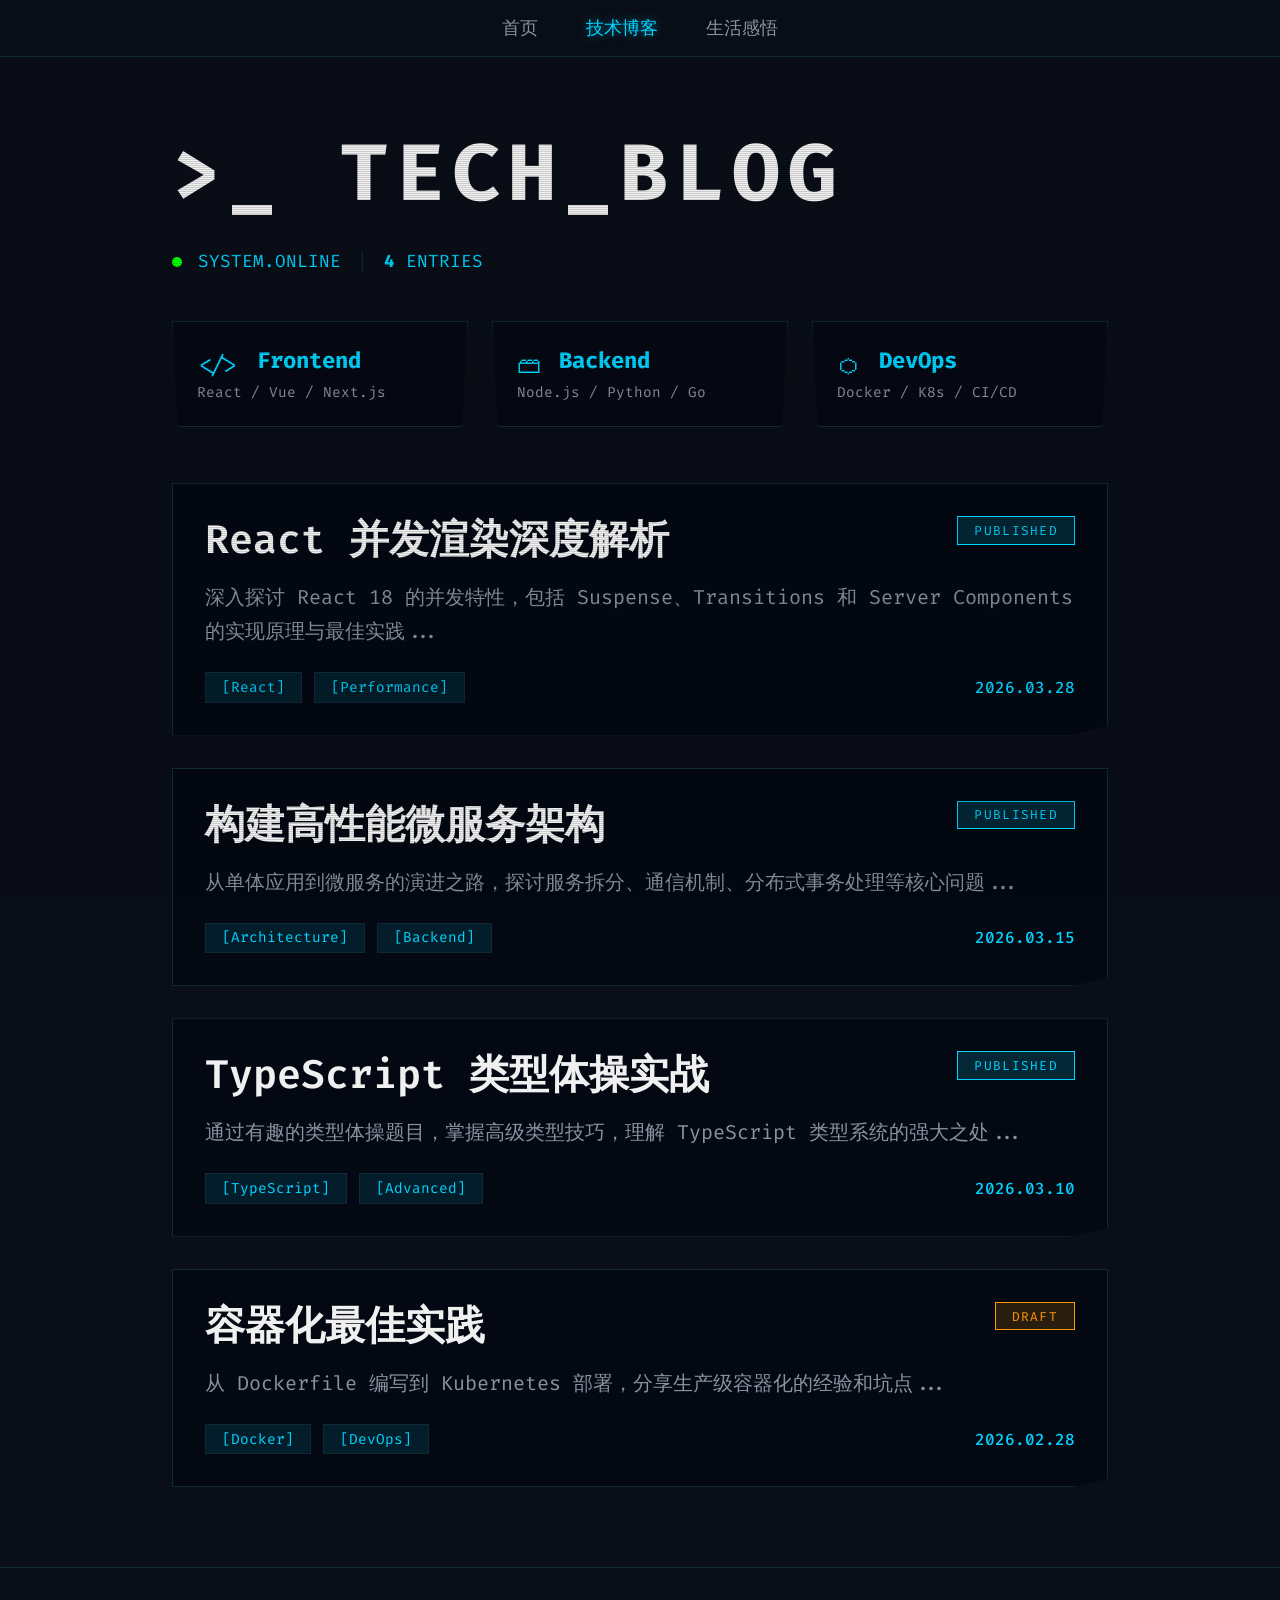
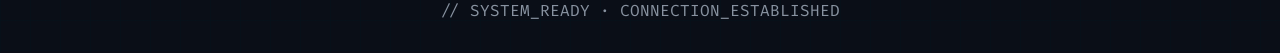
<file: blog.html>
<!DOCTYPE html>
<html lang="zh-CN">
<head>
    <meta charset="UTF-8">
    <meta name="viewport" content="width=device-width, initial-scale=1.0">
    <title>TECH_BLOG | 技术博客</title>
    <link rel="stylesheet" href="css/blog.css">
    <link rel="preconnect" href="https://fonts.googleapis.com">
    <link rel="preconnect" href="https://fonts.gstatic.com" crossorigin>
    <link href="https://fonts.googleapis.com/css2?family=Fira+Code:wght@400;600;700&family=JetBrains+Mono:wght@400;600;700&display=swap" rel="stylesheet">
</head>
<body>
    <nav class="navbar">
        <div class="nav-container">
            <a href="index.html" class="nav-link">首页</a>
            <a href="blog.html" class="nav-link active">技术博客</a>
            <a href="life.html" class="nav-link">生活感悟</a>
        </div>
    </nav>

    <main class="container">
        <header class="blog-header">
            <h1 class="blog-title"><span class="prompt">&gt;_</span> TECH_BLOG</h1>
            <div class="blog-status">
                <span class="status-indicator"></span>
                <span class="status-text">SYSTEM.ONLINE</span>
                <span class="separator">|</span>
                <span class="entry-count"><span class="count">4</span> ENTRIES</span>
            </div>
        </header>

        <div class="categories">
            <div class="category-card">
                <div class="category-icon">&lt;/&gt;</div>
                <h3>Frontend</h3>
                <p class="category-tags">React / Vue / Next.js</p>
            </div>
            <div class="category-card">
                <div class="category-icon">🗃</div>
                <h3>Backend</h3>
                <p class="category-tags">Node.js / Python / Go</p>
            </div>
            <div class="category-card">
                <div class="category-icon">⬡</div>
                <h3>DevOps</h3>
                <p class="category-tags">Docker / K8s / CI/CD</p>
            </div>
        </div>

        <div class="post-list">
            <article class="post-card">
                <div class="post-header">
                    <h2 class="post-title">React 并发渲染深度解析</h2>
                    <span class="post-badge" data-status="published">PUBLISHED</span>
                </div>
                <p class="post-excerpt">深入探讨 React 18 的并发特性，包括 Suspense、Transitions 和 Server Components 的实现原理与最佳实践...</p>
                <div class="post-footer">
                    <div class="post-tags">
                        <span class="tag">[React]</span>
                        <span class="tag">[Performance]</span>
                    </div>
                    <span class="post-date">2026.03.28</span>
                </div>
            </article>

            <article class="post-card">
                <div class="post-header">
                    <h2 class="post-title">构建高性能微服务架构</h2>
                    <span class="post-badge" data-status="published">PUBLISHED</span>
                </div>
                <p class="post-excerpt">从单体应用到微服务的演进之路，探讨服务拆分、通信机制、分布式事务处理等核心问题...</p>
                <div class="post-footer">
                    <div class="post-tags">
                        <span class="tag">[Architecture]</span>
                        <span class="tag">[Backend]</span>
                    </div>
                    <span class="post-date">2026.03.15</span>
                </div>
            </article>

            <article class="post-card">
                <div class="post-header">
                    <h2 class="post-title">TypeScript 类型体操实战</h2>
                    <span class="post-badge" data-status="published">PUBLISHED</span>
                </div>
                <p class="post-excerpt">通过有趣的类型体操题目，掌握高级类型技巧，理解 TypeScript 类型系统的强大之处...</p>
                <div class="post-footer">
                    <div class="post-tags">
                        <span class="tag">[TypeScript]</span>
                        <span class="tag">[Advanced]</span>
                    </div>
                    <span class="post-date">2026.03.10</span>
                </div>
            </article>

            <article class="post-card">
                <div class="post-header">
                    <h2 class="post-title">容器化最佳实践</h2>
                    <span class="post-badge" data-status="draft">DRAFT</span>
                </div>
                <p class="post-excerpt">从 Dockerfile 编写到 Kubernetes 部署，分享生产级容器化的经验和坑点...</p>
                <div class="post-footer">
                    <div class="post-tags">
                        <span class="tag">[Docker]</span>
                        <span class="tag">[DevOps]</span>
                    </div>
                    <span class="post-date">2026.02.28</span>
                </div>
            </article>
        </div>
    </main>

    <footer class="footer">
        <p>// SYSTEM_READY · CONNECTION_ESTABLISHED</p>
    </footer>

    <script src="js/main.js"></script>
</body>
</html>
</file>
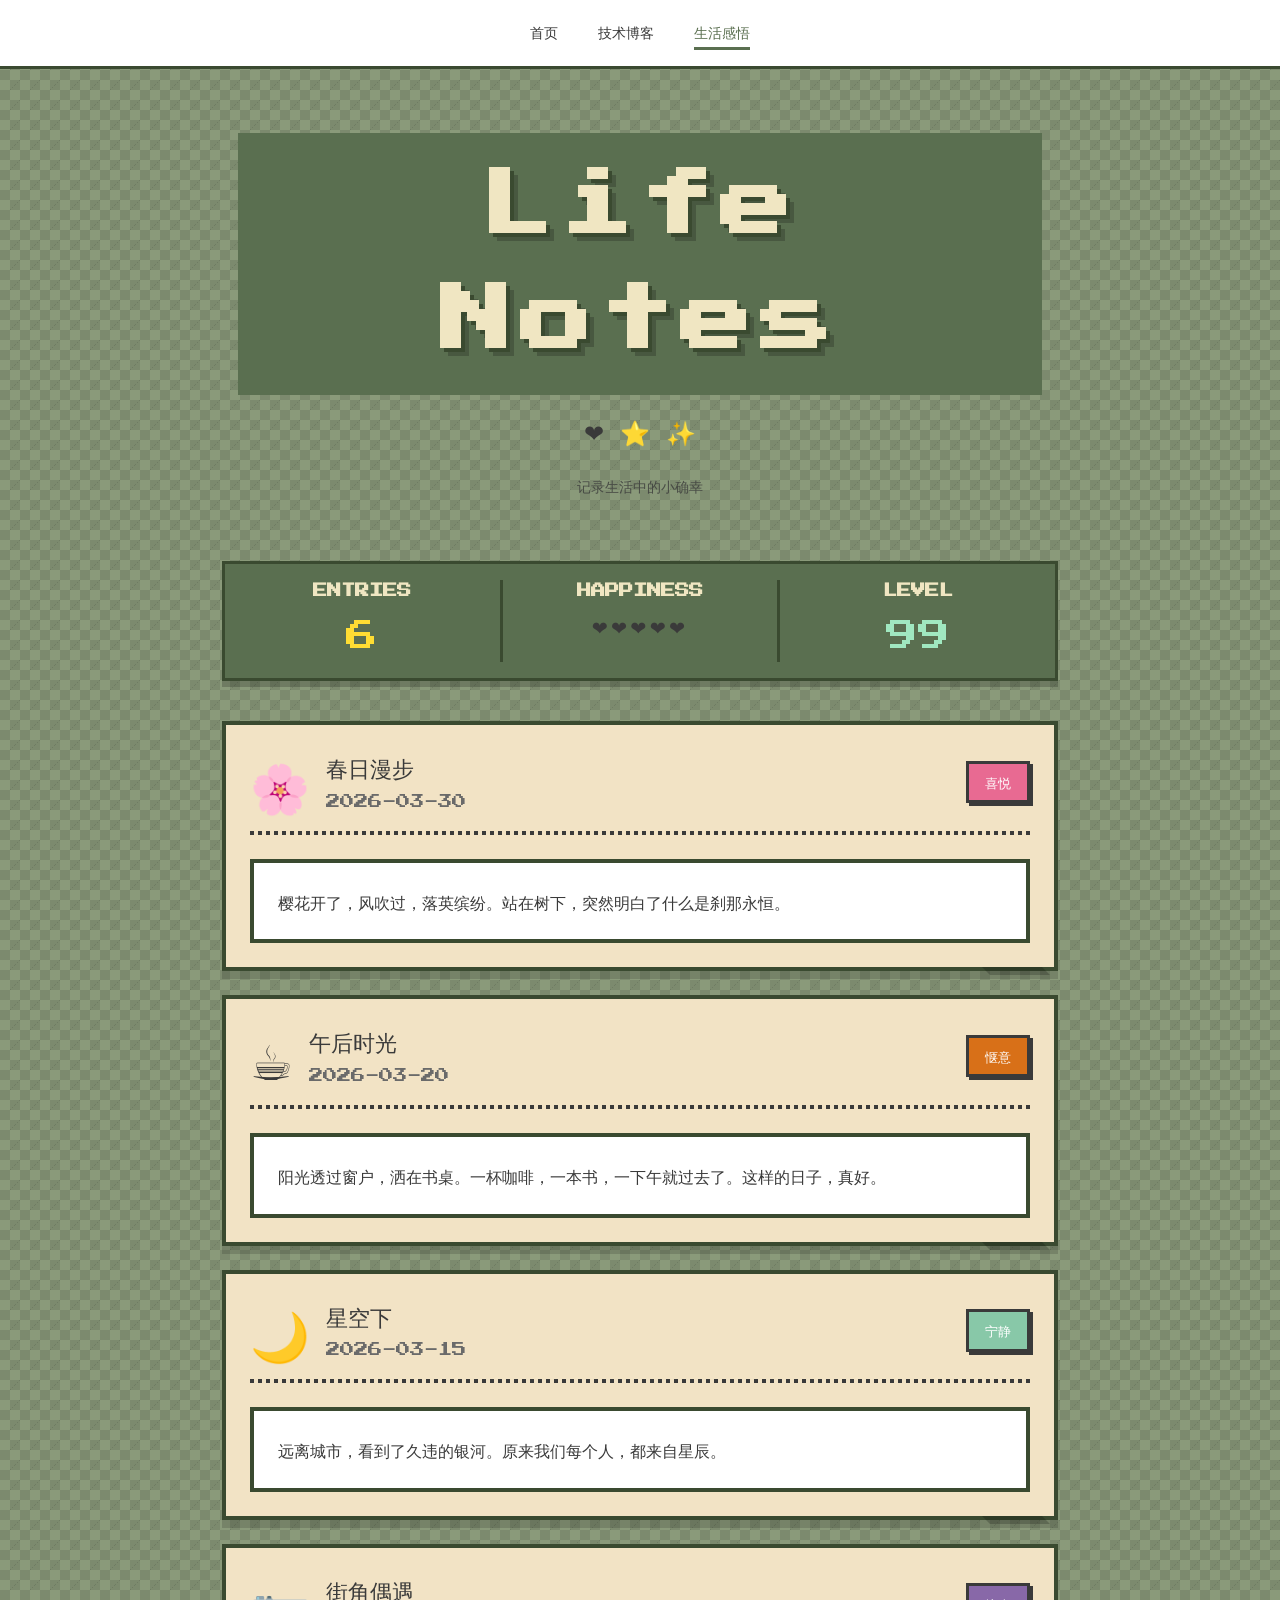
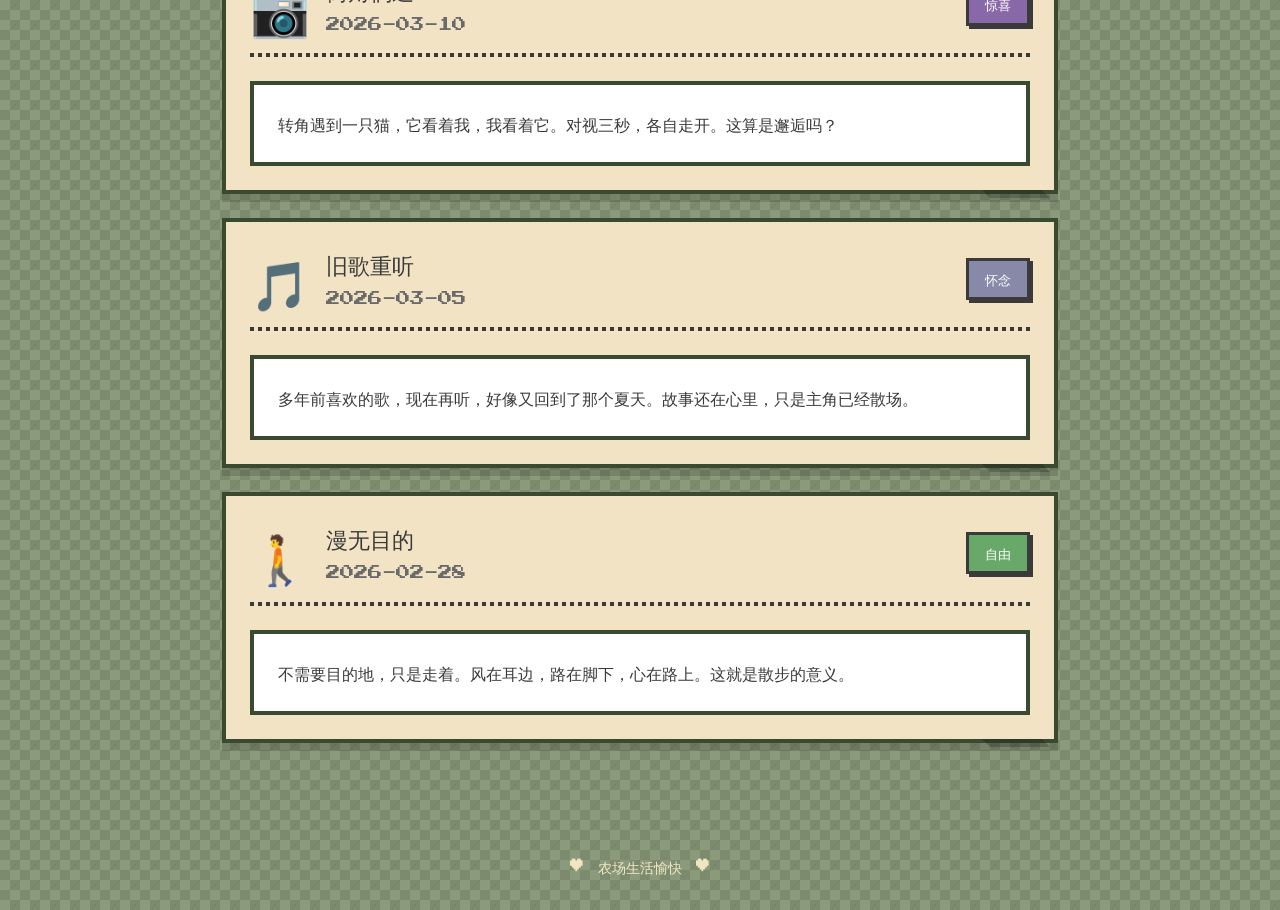
<file: life.html>
<!DOCTYPE html>
<html lang="zh-CN">
<head>
    <meta charset="UTF-8">
    <meta name="viewport" content="width=device-width, initial-scale=1.0">
    <title>Life Notes | 生活感悟</title>
    <link rel="stylesheet" href="css/life.css">
    <link rel="preconnect" href="https://fonts.googleapis.com">
    <link rel="preconnect" href="https://fonts.gstatic.com" crossorigin>
    <link href="https://fonts.googleapis.com/css2?family=Press+Start+2P&display=swap" rel="stylesheet">
</head>
<body>
    <nav class="navbar">
        <div class="nav-container">
            <a href="index.html" class="nav-link">首页</a>
            <a href="blog.html" class="nav-link">技术博客</a>
            <a href="life.html" class="nav-link active">生活感悟</a>
        </div>
    </nav>

    <main class="container">
        <header class="life-header">
            <h1 class="life-title">Life Notes</h1>
            <div class="life-subtitle">
                <span class="heart">❤️</span>
                <span class="star">⭐</span>
                <span class="sparkle">✨</span>
            </div>
            <p class="life-desc">记录生活中的小确幸</p>
        </header>

        <div class="stats-bar">
            <div class="stat-item">
                <h4>ENTRIES</h4>
                <span class="stat-value entries">6</span>
            </div>
            <div class="stat-divider"></div>
            <div class="stat-item">
                <h4>HAPPINESS</h4>
                <span class="stat-value happiness">❤️❤️❤️❤️❤️</span>
            </div>
            <div class="stat-divider"></div>
            <div class="stat-item">
                <h4>LEVEL</h4>
                <span class="stat-value level">99</span>
            </div>
        </div>

        <div class="note-list">
            <article class="note-card">
                <div class="note-header">
                    <span class="note-icon">🌸</span>
                    <div class="note-info">
                        <h3 class="note-title">春日漫步</h3>
                        <span class="note-date">2026-03-30</span>
                    </div>
                    <span class="note-mood joy">喜悦</span>
                </div>
                <div class="divider"></div>
                <div class="note-content">
                    <p>樱花开了，风吹过，落英缤纷。站在树下，突然明白了什么是刹那永恒。</p>
                </div>
                <div class="note-shadow"></div>
            </article>

            <article class="note-card">
                <div class="note-header">
                    <span class="note-icon">☕</span>
                    <div class="note-info">
                        <h3 class="note-title">午后时光</h3>
                        <span class="note-date">2026-03-20</span>
                    </div>
                    <span class="note-mood calm">惬意</span>
                </div>
                <div class="divider"></div>
                <div class="note-content">
                    <p>阳光透过窗户，洒在书桌。一杯咖啡，一本书，一下午就过去了。这样的日子，真好。</p>
                </div>
                <div class="note-shadow"></div>
            </article>

            <article class="note-card">
                <div class="note-header">
                    <span class="note-icon">🌙</span>
                    <div class="note-info">
                        <h3 class="note-title">星空下</h3>
                        <span class="note-date">2026-03-15</span>
                    </div>
                    <span class="note-mood tranquil">宁静</span>
                </div>
                <div class="divider"></div>
                <div class="note-content">
                    <p>远离城市，看到了久违的银河。原来我们每个人，都来自星辰。</p>
                </div>
                <div class="note-shadow"></div>
            </article>

            <article class="note-card">
                <div class="note-header">
                    <span class="note-icon">📷</span>
                    <div class="note-info">
                        <h3 class="note-title">街角偶遇</h3>
                        <span class="note-date">2026-03-10</span>
                    </div>
                    <span class="note-mood surprise">惊喜</span>
                </div>
                <div class="divider"></div>
                <div class="note-content">
                    <p>转角遇到一只猫，它看着我，我看着它。对视三秒，各自走开。这算是邂逅吗？</p>
                </div>
                <div class="note-shadow"></div>
            </article>

            <article class="note-card">
                <div class="note-header">
                    <span class="note-icon">🎵</span>
                    <div class="note-info">
                        <h3 class="note-title">旧歌重听</h3>
                        <span class="note-date">2026-03-05</span>
                    </div>
                    <span class="note-mood nostalgic">怀念</span>
                </div>
                <div class="divider"></div>
                <div class="note-content">
                    <p>多年前喜欢的歌，现在再听，好像又回到了那个夏天。故事还在心里，只是主角已经散场。</p>
                </div>
                <div class="note-shadow"></div>
            </article>

            <article class="note-card">
                <div class="note-header">
                    <span class="note-icon">🚶</span>
                    <div class="note-info">
                        <h3 class="note-title">漫无目的</h3>
                        <span class="note-date">2026-02-28</span>
                    </div>
                    <span class="note-mood free">自由</span>
                </div>
                <div class="divider"></div>
                <div class="note-content">
                    <p>不需要目的地，只是走着。风在耳边，路在脚下，心在路上。这就是散步的意义。</p>
                </div>
                <div class="note-shadow"></div>
            </article>
        </div>
    </main>

    <footer class="footer">
        <p>♥ 农场生活愉快 ♥</p>
    </footer>

    <script src="js/main.js"></script>
</body>
</html>
</file>
<file: css/blog.css>
* {
    margin: 0;
    padding: 0;
    box-sizing: border-box;
}

:root {
    --bg-primary: #0a0e17;
    --bg-secondary: #05070b;
    --bg-card: #030812;
    --text-primary: #f0f0f0;
    --text-secondary: #8892a0;
    --accent: #00d4ff;
    --accent-dark: #0099bb;
    --border: #0f2935;
    --glow: 0 0 10px rgba(0, 212, 255, 0.5);
}

body {
    font-family: 'Fira Code', 'JetBrains Mono', monospace;
    background-color: var(--bg-primary);
    background-image:
        linear-gradient(rgba(0, 20, 30, 0.3) 1px, transparent 1px),
        linear-gradient(90deg, rgba(0, 20, 30, 0.3) 1px, transparent 1px);
    background-size: 30px 30px;
    color: var(--text-primary);
    min-height: 100vh;
}

/* 导航栏 */
.navbar {
    background-color: rgba(10, 14, 23, 0.95);
    border-bottom: 1px solid var(--border);
    backdrop-filter: blur(10px);
    position: sticky;
    top: 0;
    z-index: 100;
}

.nav-container {
    max-width: 1000px;
    margin: 0 auto;
    padding: 1rem 2rem;
    display: flex;
    justify-content: center;
    gap: 3rem;
}

.nav-link {
    text-decoration: none;
    color: var(--text-secondary);
    font-weight: 500;
    font-size: 1.1rem;
    transition: all 0.2s ease;
}

.nav-link:hover,
.nav-link.active {
    color: var(--accent);
    text-shadow: var(--glow);
}

/* 容器 */
.container {
    max-width: 1000px;
    margin: 0 auto;
    padding: 2rem;
}

/* Blog Header */
.blog-header {
    margin: 2rem 0 3rem;
    text-align: left;
}

.blog-title {
    font-size: 5rem;
    font-weight: 700;
    letter-spacing: 0.1em;
    margin-bottom: 1.5rem;
    color: var(--text-primary);
}

.prompt {
    color: var(--accent);
    text-shadow: var(--glow);
}

.blog-status {
    display: flex;
    align-items: center;
    gap: 1rem;
    color: var(--accent);
    font-size: 1.1rem;
}

.status-indicator {
    width: 10px;
    height: 10px;
    background-color: #00ff00;
    border-radius: 50%;
    animation: pulse 2s infinite;
}

@keyframes pulse {
    0%, 100% { opacity: 1; box-shadow: 0 0 5px #00ff00; }
    50% { opacity: 0.5; box-shadow: 0 0 10px #00ff00; }
}

.separator {
    color: var(--border);
}

.count {
    font-weight: 700;
}

/* 分类区域 */
.categories {
    display: grid;
    grid-template-columns: repeat(auto-fit, minmax(250px, 1fr));
    gap: 1.5rem;
    margin-bottom: 3.5rem;
}

.category-card {
    background-color: rgba(5, 8, 18, 0.8);
    border: 1px solid var(--border);
    padding: 1.5rem;
    clip-path: polygon(0 0, 100% 0, 98% 100%, 2% 100%);
    transition: all 0.3s ease;
}

.category-card:hover {
    border-color: var(--accent);
    box-shadow: 0 0 15px rgba(0, 212, 255, 0.2);
}

.category-icon {
    display: inline-block;
    color: var(--accent);
    font-size: 1.5rem;
    margin-right: 0.5rem;
    vertical-align: middle;
}

.category-card h3 {
    display: inline-block;
    vertical-align: middle;
    font-size: 1.4rem;
    color: var(--accent);
    margin-bottom: 0.5rem;
}

.category-tags {
    color: var(--text-secondary);
    font-size: 0.9rem;
}

/* 文章列表 */
.post-list {
    display: flex;
    flex-direction: column;
    gap: 2rem;
}

.post-card {
    background-color: rgba(3, 8, 18, 0.9);
    border: 1px solid var(--border);
    padding: 2rem;
    clip-path: polygon(0 0, 100% 0, 100% 96%, 96% 100%, 0 100%);
    transition: all 0.3s ease;
}

.post-card:hover {
    border-color: var(--accent);
    box-shadow: 0 0 20px rgba(0, 212, 255, 0.15);
}

.post-header {
    display: flex;
    justify-content: space-between;
    align-items: flex-start;
    margin-bottom: 1rem;
}

.post-title {
    font-size: 2.5rem;
    font-weight: 600;
    color: var(--text-primary);
    line-height: 1.2;
}

.post-badge {
    background-color: rgba(0, 212, 255, 0.15);
    border: 1px solid var(--accent);
    color: var(--accent);
    padding: 0.3rem 1rem;
    font-size: 0.8rem;
    letter-spacing: 0.1em;
    text-transform: uppercase;
}

.post-badge[data-status="draft"] {
    background-color: rgba(255, 150, 0, 0.15);
    border-color: #ff9600;
    color: #ff9600;
}

.post-excerpt {
    color: var(--text-secondary);
    font-size: 1.25rem;
    line-height: 1.7;
    margin-bottom: 1.5rem;
}

.post-footer {
    display: flex;
    justify-content: space-between;
    align-items: center;
}

.post-tags {
    display: flex;
    gap: 0.75rem;
}

.tag {
    background-color: rgba(0, 212, 255, 0.1);
    border: 1px solid var(--border);
    color: var(--accent);
    padding: 0.3rem 1rem;
    font-size: 0.9rem;
}

.post-date {
    color: var(--accent);
    font-weight: 500;
}

/* 页脚 */
.footer {
    text-align: center;
    padding: 2rem;
    color: var(--text-secondary);
    border-top: 1px solid var(--border);
    margin-top: 3rem;
}

/* 扫描线效果 */
body::before {
    content: "";
    position: fixed;
    top: 0;
    left: 0;
    width: 100%;
    height: 100%;
    background: repeating-linear-gradient(
        0deg,
        rgba(0, 0, 0, 0.15),
        rgba(0, 0, 0, 0.15) 1px,
        transparent 1px,
        transparent 2px
    );
    pointer-events: none;
    z-index: 1;
}

/* 响应式 */
@media (max-width: 768px) {
    .nav-container {
        gap: 1.5rem;
        padding: 1rem;
    }

    .container {
        padding: 1rem;
    }

    .blog-title {
        font-size: 2.8rem;
    }

    .categories {
        grid-template-columns: 1fr;
    }

    .post-header {
        flex-direction: column;
        gap: 1rem;
    }

    .post-title {
        font-size: 1.8rem;
    }

    .post-footer {
        flex-direction: column;
        align-items: flex-start;
        gap: 1rem;
    }
}
</file>
<file: css/life.css>
* {
    margin: 0;
    padding: 0;
    box-sizing: border-box;
}

* {
    image-rendering: pixelated;
    image-rendering: -moz-crisp-edges;
    image-rendering: crisp-edges;
}

:root {
    --grass-green: #8a9a7a;
    --dark-green: #5a6f50;
    --paper: #f2e3c5;
    --border: #3a4a30;
    --text: #3a3a3a;
    --accent-pink: #e86a92;
    --accent-orange: #d87018;
    --accent-blue: #88c8a8;
    --accent-purple: #8868a8;
}

body {
    font-family: 'Press Start 2P', system-ui, -apple-system, monospace;
    background-color: var(--grass-green);
    background-image:
        linear-gradient(45deg, rgba(0, 0, 0, 0.1) 25%, transparent 25%),
        linear-gradient(-45deg, rgba(0, 0, 0, 0.1) 25%, transparent 25%),
        linear-gradient(45deg, transparent 75%, rgba(0, 0, 0, 0.1) 75%),
        linear-gradient(-45deg, transparent 75%, rgba(0, 0, 0, 0.1) 75%);
    background-size: 20px 20px;
    background-position: 0 0, 0 10px, 10px -10px, -10px 0px;
    color: var(--text);
    min-height: 100vh;
    line-height: 1.6;
}

/* 导航栏 */
.navbar {
    background-color: #ffffff;
    border-bottom: 3px solid var(--border);
    position: sticky;
    top: 0;
    z-index: 100;
}

.nav-container {
    max-width: 1000px;
    margin: 0 auto;
    padding: 1rem 2rem;
    display: flex;
    justify-content: center;
    gap: 2.5rem;
}

.nav-link {
    text-decoration: none;
    color: var(--text);
    font-size: 0.9rem;
    transition: all 0.1s ease;
    padding: 4px 0;
    border-bottom: 3px solid transparent;
}

.nav-link:hover,
.nav-link.active {
    color: var(--dark-green);
    border-bottom-color: var(--dark-green);
}

/* 容器 */
.container {
    max-width: 900px;
    margin: 0 auto;
    padding: 2rem;
}

/* Header */
.life-header {
    text-align: center;
    margin: 1rem 0 3rem;
    padding: 1rem;
}

.life-title {
    font-family: 'Press Start 2P', cursive;
    font-size: 4.5rem;
    color: #f0e6c2;
    text-shadow:
        4px 4px 0 var(--border),
        8px 8px 0 rgba(0, 0, 0, 0.2);
    letter-spacing: 0.5rem;
    margin-bottom: 1rem;
    display: inline-block;
    background-color: var(--dark-green);
    padding: 1rem 2.5rem;
    image-rendering: pixelated;
}

.life-subtitle {
    display: flex;
    justify-content: center;
    gap: 1rem;
    margin-bottom: 1.5rem;
    font-size: 1.5rem;
}

.life-desc {
    color: #3a3a3a;
    font-size: 0.9rem;
    opacity: 0.8;
}

/* Stats Bar */
.stats-bar {
    display: grid;
    grid-template-columns: 1fr auto 1fr auto 1fr;
    background-color: var(--dark-green);
    border: 3px solid var(--border);
    margin-bottom: 2.5rem;
    box-shadow: 0 6px 0 rgba(0, 0, 0, 0.2);
}

.stat-item {
    padding: 1rem;
    text-align: center;
}

.stat-item h4 {
    color: #f0e6c2;
    font-size: 0.9rem;
    margin-bottom: 0.5rem;
}

.stat-value {
    font-size: 2rem;
}

.stat-value.entries {
    color: #ffdd33;
}

.stat-value.happiness {
    font-size: 1.2rem;
    letter-spacing: 0.2rem;
}

.stat-value.level {
    color: #a0e8c0;
}

.stat-divider {
    width: 3px;
    background-color: var(--border);
    margin: 1rem 0;
}

/* Note List */
.note-list {
    display: flex;
    flex-direction: column;
    gap: 1.5rem;
}

/* Note Card */
.note-card {
    background-color: var(--paper);
    border: 4px solid var(--border);
    padding: 1.5rem;
    position: relative;
    box-shadow: 0 8px 0 rgba(0, 0, 0, 0.15);
}

.note-header {
    display: flex;
    align-items: center;
    gap: 1rem;
    margin-bottom: 1rem;
}

.note-icon {
    font-size: 3rem;
    line-height: 1;
}

.note-info {
    flex: 1;
}

.note-title {
    font-size: 1.4rem;
    color: var(--text);
    margin-bottom: 0.25rem;
    font-weight: normal;
}

.note-date {
    font-size: 0.9rem;
    color: #6a6a6a;
}

.note-mood {
    padding: 0.5rem 1rem;
    color: #ffffff;
    border: 3px solid var(--text);
    box-shadow: 3px 3px 0 var(--text);
    font-size: 0.8rem;
}

.note-mood.joy {
    background-color: var(--accent-pink);
}

.note-mood.calm {
    background-color: var(--accent-orange);
}

.note-mood.tranquil {
    background-color: var(--accent-blue);
}

.note-mood.surprise {
    background-color: var(--accent-purple);
}

.note-mood.nostalgic {
    background-color: #8888a8;
}

.note-mood.free {
    background-color: #68a868;
}

.divider {
    height: 4px;
    background-image: repeating-linear-gradient(
        90deg,
        var(--text),
        var(--text) 4px,
        transparent 4px,
        transparent 8px
    );
    margin: 1rem 0 1.5rem;
}

.note-content {
    background-color: #ffffff;
    border: 4px solid var(--border);
    padding: 1.5rem;
}

.note-content p {
    font-size: 1rem;
    line-height: 1.8;
    color: var(--text);
}

.note-shadow {
    position: absolute;
    bottom: -8px;
    right: 8px;
    width: 60px;
    height: 8px;
    background: rgba(0, 0, 0, 0.2);
    transform: skewX(45deg);
}

/* 页脚 */
.footer {
    text-align: center;
    padding: 2rem;
    color: #f0e6c2;
    font-size: 0.9rem;
    margin-top: 3rem;
}

/* 像素风格hover效果 */
.note-card:hover {
    transform: translate(-2px, -2px);
    box-shadow: 0 10px 0 rgba(0, 0, 0, 0.15);
    transition: all 0.1s ease;
}

/* 响应式 */
@media (max-width: 768px) {
    .nav-container {
        gap: 1.5rem;
        padding: 1rem;
    }

    .container {
        padding: 1rem;
    }

    .life-title {
        font-size: 2.5rem;
        letter-spacing: 0.25rem;
        padding: 0.75rem 1.5rem;
    }

    .stats-bar {
        grid-template-columns: 1fr;
    }

    .stat-divider {
        display: none;
    }

    .note-header {
        flex-wrap: wrap;
    }

    .note-info {
        flex: 1 1 100%;
        order: 3;
    }

    .note-mood {
        margin-left: auto;
    }

    .life-title {
        font-size: 2rem;
    }
}
</file>
